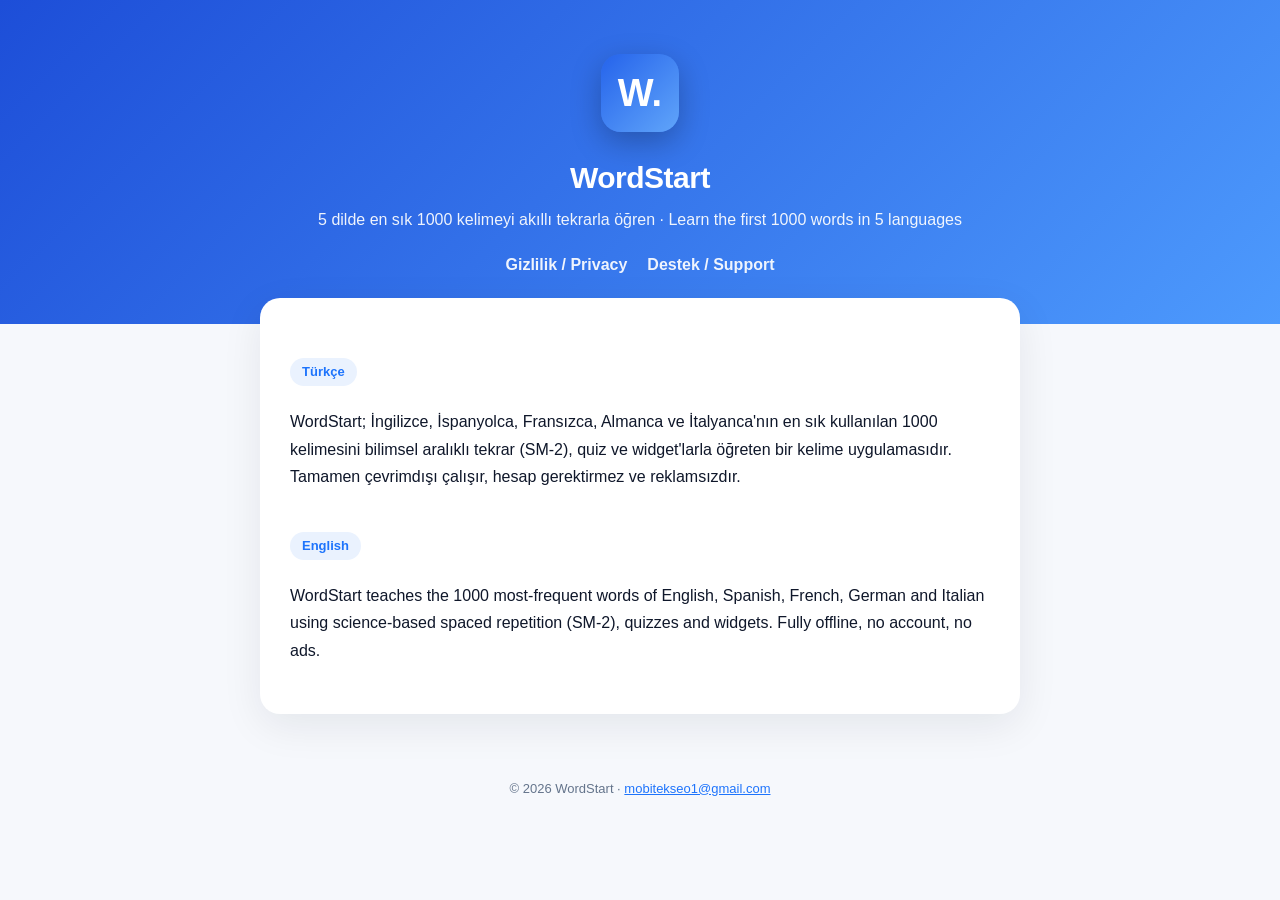
<file: index.html>
<!doctype html><html lang="tr"><head><meta charset="utf-8">
<meta name="viewport" content="width=device-width,initial-scale=1">
<title>WordStart — İlk 1000 Kelime</title><link rel="stylesheet" href="style.css"></head><body>
<div class="hero"><div class="logo">W.</div><h1>WordStart</h1>
<p>5 dilde en sık 1000 kelimeyi akıllı tekrarla öğren · Learn the first 1000 words in 5 languages</p>
<nav><a href="privacy.html">Gizlilik / Privacy</a><a href="support.html">Destek / Support</a></nav></div>
<div class="wrap">
<span class="lang">Türkçe</span>
<p>WordStart; İngilizce, İspanyolca, Fransızca, Almanca ve İtalyanca'nın en sık kullanılan 1000 kelimesini bilimsel aralıklı tekrar (SM-2), quiz ve widget'larla öğreten bir kelime uygulamasıdır. Tamamen çevrimdışı çalışır, hesap gerektirmez ve reklamsızdır.</p>
<span class="lang">English</span>
<p>WordStart teaches the 1000 most-frequent words of English, Spanish, French, German and Italian using science-based spaced repetition (SM-2), quizzes and widgets. Fully offline, no account, no ads.</p>
</div>
<footer>© 2026 WordStart · <a href="mailto:mobitekseo1@gmail.com">mobitekseo1@gmail.com</a></footer>
</body></html>
</file>
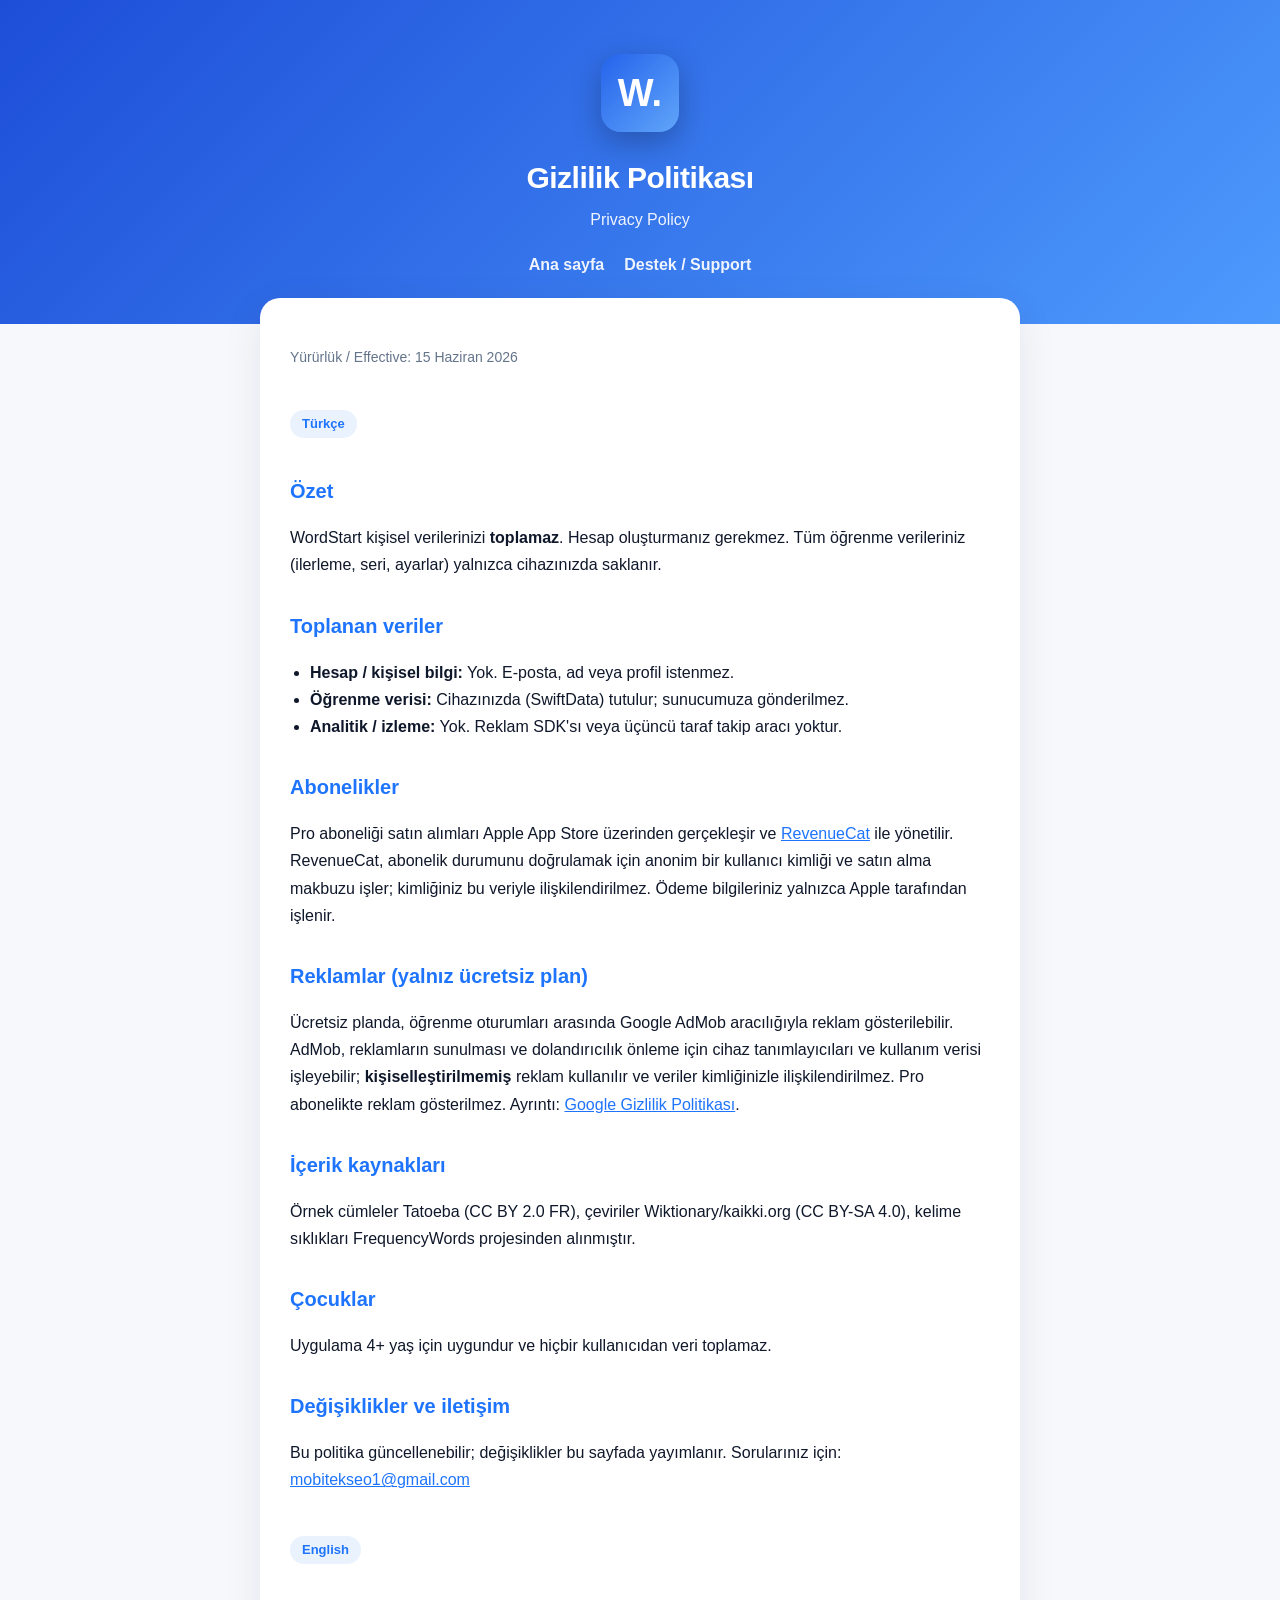
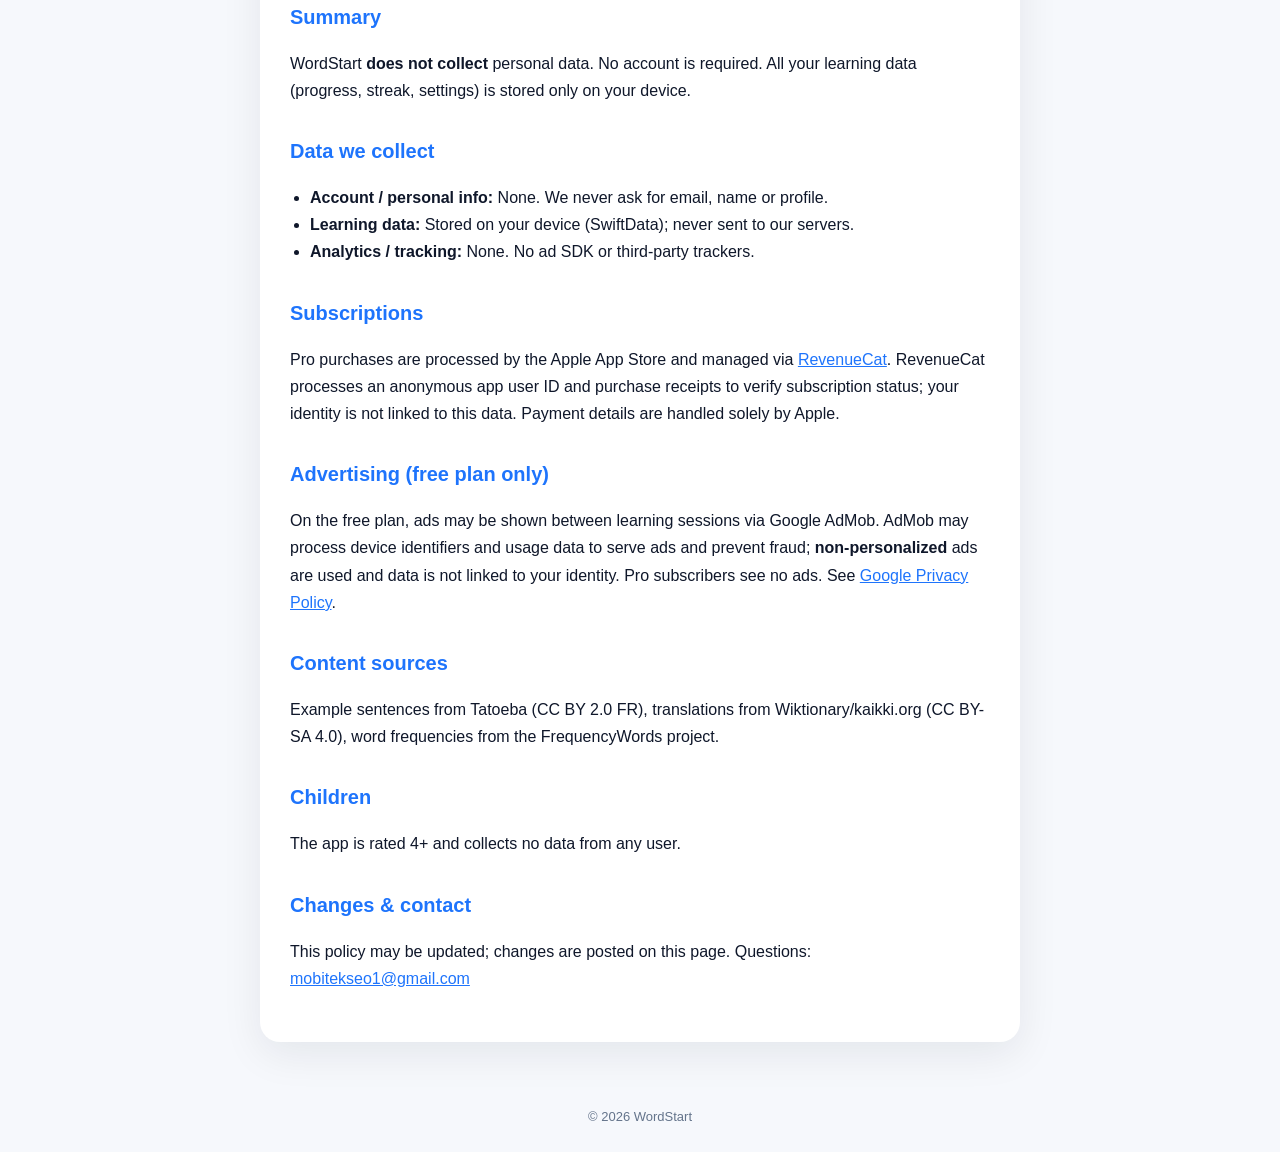
<file: privacy.html>
<!doctype html><html lang="tr"><head><meta charset="utf-8">
<meta name="viewport" content="width=device-width,initial-scale=1">
<title>WordStart — Gizlilik Politikası / Privacy Policy</title><link rel="stylesheet" href="style.css"></head><body>
<div class="hero"><div class="logo">W.</div><h1>Gizlilik Politikası</h1><p>Privacy Policy</p>
<nav><a href="index.html">Ana sayfa</a><a href="support.html">Destek / Support</a></nav></div>
<div class="wrap">
<p class="muted">Yürürlük / Effective: 15 Haziran 2026</p>

<span class="lang">Türkçe</span>
<h2>Özet</h2>
<p>WordStart kişisel verilerinizi <strong>toplamaz</strong>. Hesap oluşturmanız gerekmez. Tüm öğrenme verileriniz (ilerleme, seri, ayarlar) yalnızca cihazınızda saklanır.</p>
<h2>Toplanan veriler</h2>
<ul>
<li><strong>Hesap / kişisel bilgi:</strong> Yok. E-posta, ad veya profil istenmez.</li>
<li><strong>Öğrenme verisi:</strong> Cihazınızda (SwiftData) tutulur; sunucumuza gönderilmez.</li>
<li><strong>Analitik / izleme:</strong> Yok. Reklam SDK'sı veya üçüncü taraf takip aracı yoktur.</li>
</ul>
<h2>Abonelikler</h2>
<p>Pro aboneliği satın alımları Apple App Store üzerinden gerçekleşir ve <a href="https://www.revenuecat.com/privacy">RevenueCat</a> ile yönetilir. RevenueCat, abonelik durumunu doğrulamak için anonim bir kullanıcı kimliği ve satın alma makbuzu işler; kimliğiniz bu veriyle ilişkilendirilmez. Ödeme bilgileriniz yalnızca Apple tarafından işlenir.</p>
<h2>Reklamlar (yalnız ücretsiz plan)</h2>
<p>Ücretsiz planda, öğrenme oturumları arasında Google AdMob aracılığıyla reklam gösterilebilir. AdMob, reklamların sunulması ve dolandırıcılık önleme için cihaz tanımlayıcıları ve kullanım verisi işleyebilir; <strong>kişiselleştirilmemiş</strong> reklam kullanılır ve veriler kimliğinizle ilişkilendirilmez. Pro abonelikte reklam gösterilmez. Ayrıntı: <a href="https://policies.google.com/privacy">Google Gizlilik Politikası</a>.</p>
<h2>İçerik kaynakları</h2>
<p>Örnek cümleler Tatoeba (CC BY 2.0 FR), çeviriler Wiktionary/kaikki.org (CC BY-SA 4.0), kelime sıklıkları FrequencyWords projesinden alınmıştır.</p>
<h2>Çocuklar</h2>
<p>Uygulama 4+ yaş için uygundur ve hiçbir kullanıcıdan veri toplamaz.</p>
<h2>Değişiklikler ve iletişim</h2>
<p>Bu politika güncellenebilir; değişiklikler bu sayfada yayımlanır. Sorularınız için: <a href="mailto:mobitekseo1@gmail.com">mobitekseo1@gmail.com</a></p>

<span class="lang">English</span>
<h2>Summary</h2>
<p>WordStart <strong>does not collect</strong> personal data. No account is required. All your learning data (progress, streak, settings) is stored only on your device.</p>
<h2>Data we collect</h2>
<ul>
<li><strong>Account / personal info:</strong> None. We never ask for email, name or profile.</li>
<li><strong>Learning data:</strong> Stored on your device (SwiftData); never sent to our servers.</li>
<li><strong>Analytics / tracking:</strong> None. No ad SDK or third-party trackers.</li>
</ul>
<h2>Subscriptions</h2>
<p>Pro purchases are processed by the Apple App Store and managed via <a href="https://www.revenuecat.com/privacy">RevenueCat</a>. RevenueCat processes an anonymous app user ID and purchase receipts to verify subscription status; your identity is not linked to this data. Payment details are handled solely by Apple.</p>
<h2>Advertising (free plan only)</h2>
<p>On the free plan, ads may be shown between learning sessions via Google AdMob. AdMob may process device identifiers and usage data to serve ads and prevent fraud; <strong>non-personalized</strong> ads are used and data is not linked to your identity. Pro subscribers see no ads. See <a href="https://policies.google.com/privacy">Google Privacy Policy</a>.</p>
<h2>Content sources</h2>
<p>Example sentences from Tatoeba (CC BY 2.0 FR), translations from Wiktionary/kaikki.org (CC BY-SA 4.0), word frequencies from the FrequencyWords project.</p>
<h2>Children</h2>
<p>The app is rated 4+ and collects no data from any user.</p>
<h2>Changes & contact</h2>
<p>This policy may be updated; changes are posted on this page. Questions: <a href="mailto:mobitekseo1@gmail.com">mobitekseo1@gmail.com</a></p>
</div>
<footer>© 2026 WordStart</footer>
</body></html>
</file>
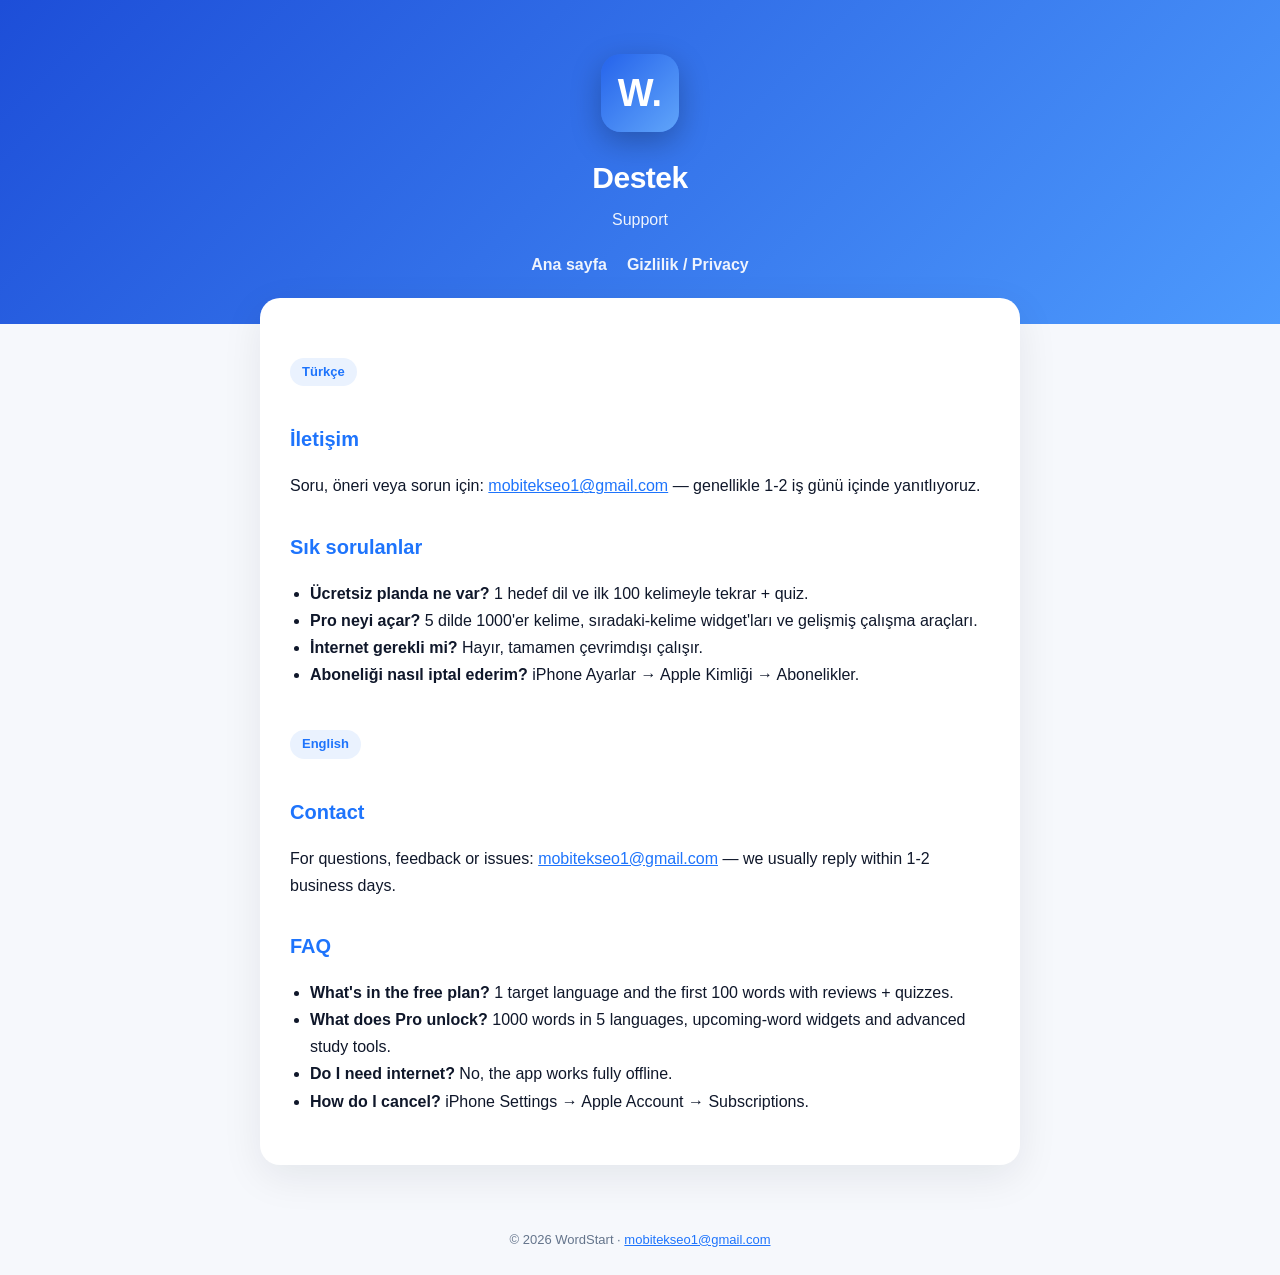
<file: support.html>
<!doctype html><html lang="tr"><head><meta charset="utf-8">
<meta name="viewport" content="width=device-width,initial-scale=1">
<title>WordStart — Destek / Support</title><link rel="stylesheet" href="style.css"></head><body>
<div class="hero"><div class="logo">W.</div><h1>Destek</h1><p>Support</p>
<nav><a href="index.html">Ana sayfa</a><a href="privacy.html">Gizlilik / Privacy</a></nav></div>
<div class="wrap">
<span class="lang">Türkçe</span>
<h2>İletişim</h2>
<p>Soru, öneri veya sorun için: <a href="mailto:mobitekseo1@gmail.com">mobitekseo1@gmail.com</a> — genellikle 1-2 iş günü içinde yanıtlıyoruz.</p>
<h2>Sık sorulanlar</h2>
<ul>
<li><strong>Ücretsiz planda ne var?</strong> 1 hedef dil ve ilk 100 kelimeyle tekrar + quiz.</li>
<li><strong>Pro neyi açar?</strong> 5 dilde 1000'er kelime, sıradaki-kelime widget'ları ve gelişmiş çalışma araçları.</li>
<li><strong>İnternet gerekli mi?</strong> Hayır, tamamen çevrimdışı çalışır.</li>
<li><strong>Aboneliği nasıl iptal ederim?</strong> iPhone Ayarlar → Apple Kimliği → Abonelikler.</li>
</ul>

<span class="lang">English</span>
<h2>Contact</h2>
<p>For questions, feedback or issues: <a href="mailto:mobitekseo1@gmail.com">mobitekseo1@gmail.com</a> — we usually reply within 1-2 business days.</p>
<h2>FAQ</h2>
<ul>
<li><strong>What's in the free plan?</strong> 1 target language and the first 100 words with reviews + quizzes.</li>
<li><strong>What does Pro unlock?</strong> 1000 words in 5 languages, upcoming-word widgets and advanced study tools.</li>
<li><strong>Do I need internet?</strong> No, the app works fully offline.</li>
<li><strong>How do I cancel?</strong> iPhone Settings → Apple Account → Subscriptions.</li>
</ul>
</div>
<footer>© 2026 WordStart · <a href="mailto:mobitekseo1@gmail.com">mobitekseo1@gmail.com</a></footer>
</body></html>
</file>
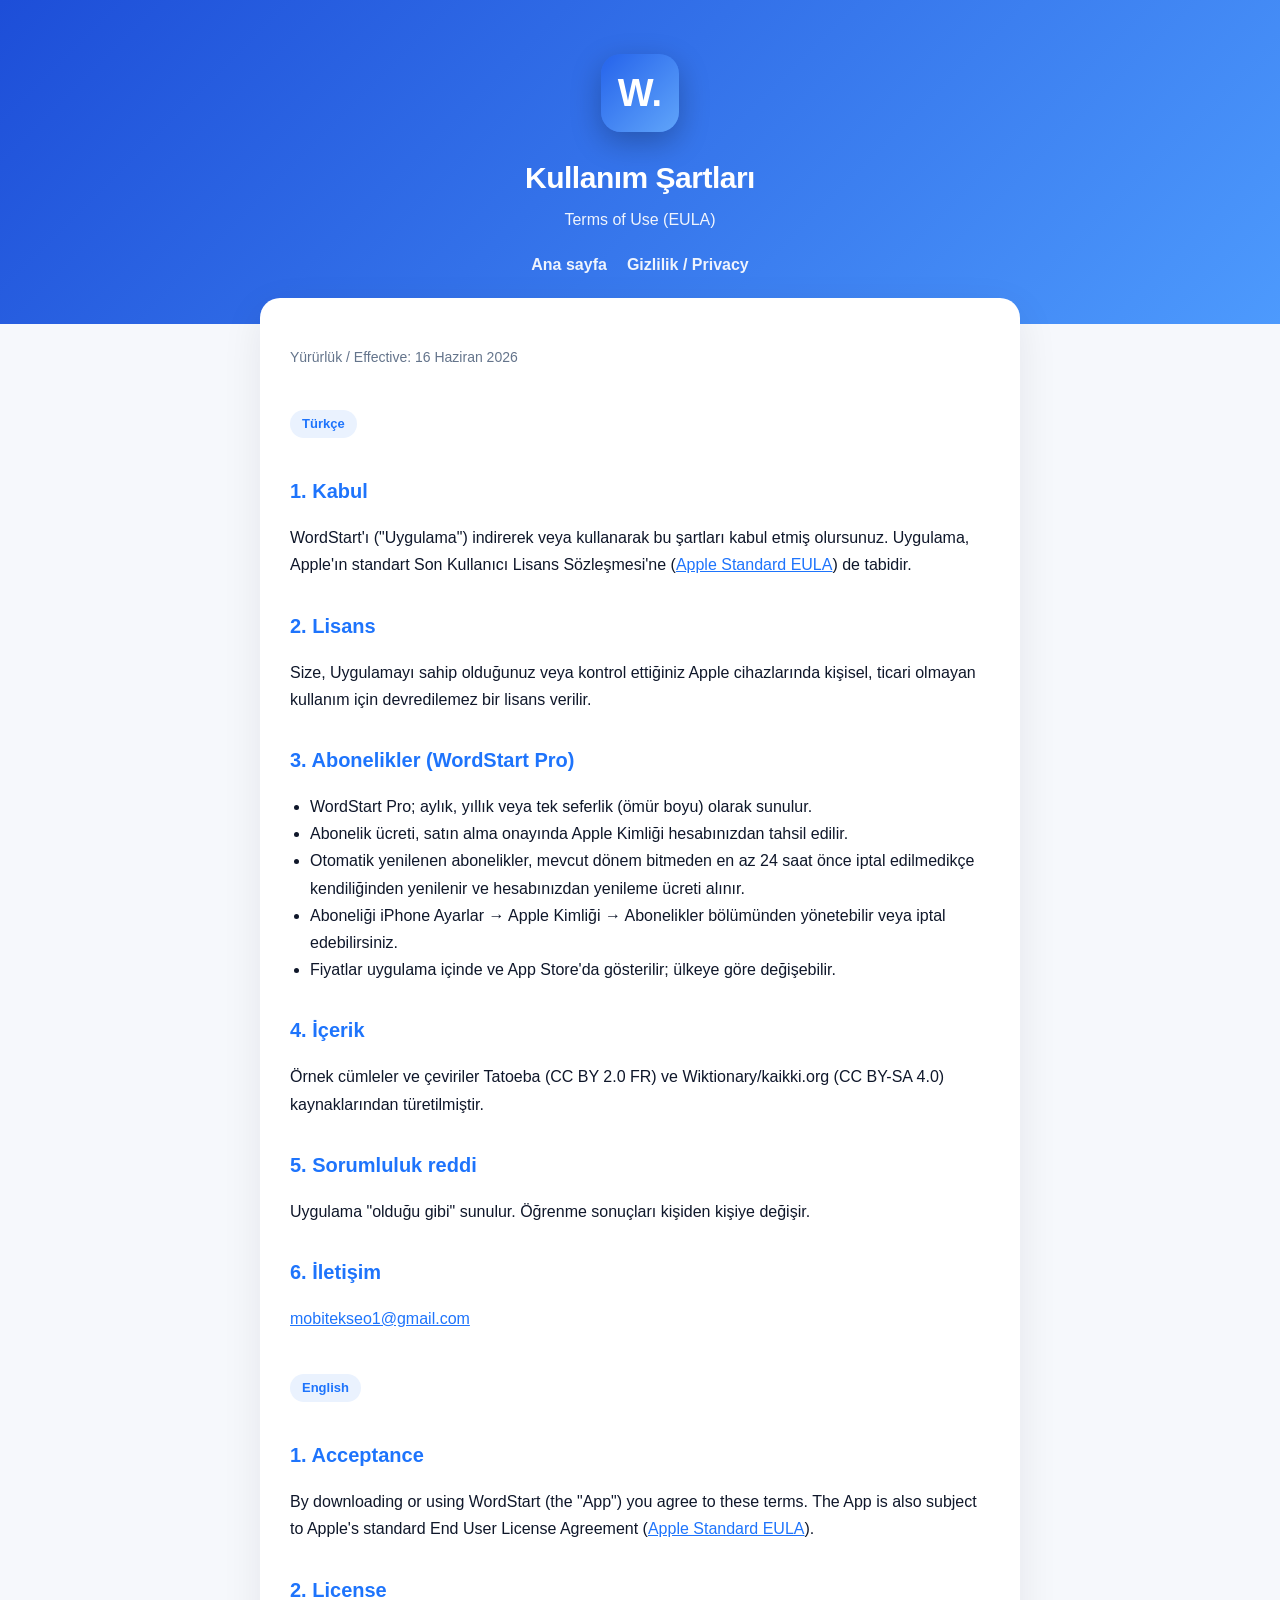
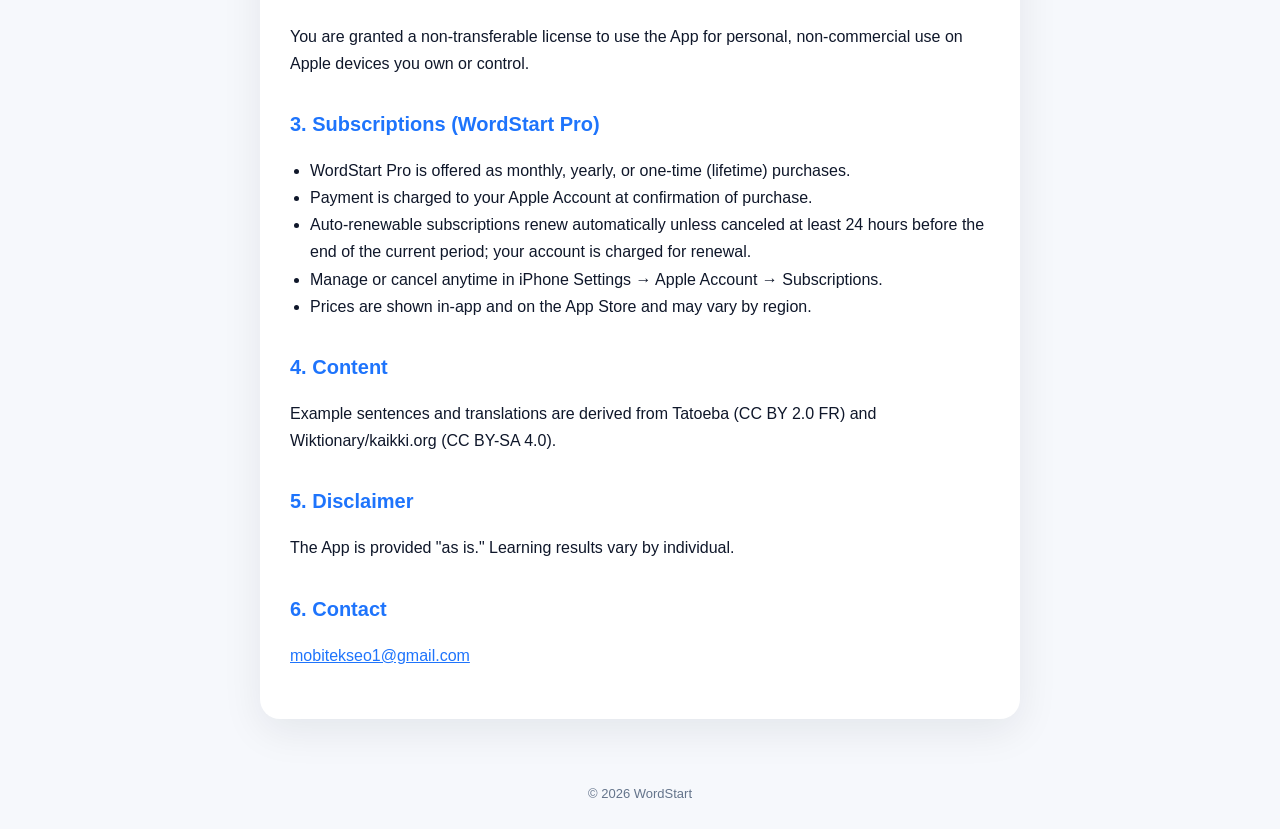
<file: terms.html>
<!doctype html><html lang="tr"><head><meta charset="utf-8">
<meta name="viewport" content="width=device-width,initial-scale=1">
<title>WordStart — Kullanım Şartları / Terms of Use (EULA)</title><link rel="stylesheet" href="style.css"></head><body>
<div class="hero"><div class="logo">W.</div><h1>Kullanım Şartları</h1><p>Terms of Use (EULA)</p>
<nav><a href="index.html">Ana sayfa</a><a href="privacy.html">Gizlilik / Privacy</a></nav></div>
<div class="wrap">
<p class="muted">Yürürlük / Effective: 16 Haziran 2026</p>

<span class="lang">Türkçe</span>
<h2>1. Kabul</h2>
<p>WordStart'ı ("Uygulama") indirerek veya kullanarak bu şartları kabul etmiş olursunuz. Uygulama, Apple'ın standart Son Kullanıcı Lisans Sözleşmesi'ne (<a href="https://www.apple.com/legal/internet-services/itunes/dev/stdeula/">Apple Standard EULA</a>) de tabidir.</p>
<h2>2. Lisans</h2>
<p>Size, Uygulamayı sahip olduğunuz veya kontrol ettiğiniz Apple cihazlarında kişisel, ticari olmayan kullanım için devredilemez bir lisans verilir.</p>
<h2>3. Abonelikler (WordStart Pro)</h2>
<ul>
<li>WordStart Pro; aylık, yıllık veya tek seferlik (ömür boyu) olarak sunulur.</li>
<li>Abonelik ücreti, satın alma onayında Apple Kimliği hesabınızdan tahsil edilir.</li>
<li>Otomatik yenilenen abonelikler, mevcut dönem bitmeden en az 24 saat önce iptal edilmedikçe kendiliğinden yenilenir ve hesabınızdan yenileme ücreti alınır.</li>
<li>Aboneliği iPhone Ayarlar → Apple Kimliği → Abonelikler bölümünden yönetebilir veya iptal edebilirsiniz.</li>
<li>Fiyatlar uygulama içinde ve App Store'da gösterilir; ülkeye göre değişebilir.</li>
</ul>
<h2>4. İçerik</h2>
<p>Örnek cümleler ve çeviriler Tatoeba (CC BY 2.0 FR) ve Wiktionary/kaikki.org (CC BY-SA 4.0) kaynaklarından türetilmiştir.</p>
<h2>5. Sorumluluk reddi</h2>
<p>Uygulama "olduğu gibi" sunulur. Öğrenme sonuçları kişiden kişiye değişir.</p>
<h2>6. İletişim</h2>
<p><a href="mailto:mobitekseo1@gmail.com">mobitekseo1@gmail.com</a></p>

<span class="lang">English</span>
<h2>1. Acceptance</h2>
<p>By downloading or using WordStart (the "App") you agree to these terms. The App is also subject to Apple's standard End User License Agreement (<a href="https://www.apple.com/legal/internet-services/itunes/dev/stdeula/">Apple Standard EULA</a>).</p>
<h2>2. License</h2>
<p>You are granted a non-transferable license to use the App for personal, non-commercial use on Apple devices you own or control.</p>
<h2>3. Subscriptions (WordStart Pro)</h2>
<ul>
<li>WordStart Pro is offered as monthly, yearly, or one-time (lifetime) purchases.</li>
<li>Payment is charged to your Apple Account at confirmation of purchase.</li>
<li>Auto-renewable subscriptions renew automatically unless canceled at least 24 hours before the end of the current period; your account is charged for renewal.</li>
<li>Manage or cancel anytime in iPhone Settings → Apple Account → Subscriptions.</li>
<li>Prices are shown in-app and on the App Store and may vary by region.</li>
</ul>
<h2>4. Content</h2>
<p>Example sentences and translations are derived from Tatoeba (CC BY 2.0 FR) and Wiktionary/kaikki.org (CC BY-SA 4.0).</p>
<h2>5. Disclaimer</h2>
<p>The App is provided "as is." Learning results vary by individual.</p>
<h2>6. Contact</h2>
<p><a href="mailto:mobitekseo1@gmail.com">mobitekseo1@gmail.com</a></p>
</div>
<footer>© 2026 WordStart</footer>
</body></html>
</file>
<file: style.css>
:root{--blue:#1E74FC;--blue2:#4D9AFD;--ink:#0f172a;--muted:#64748b;--bg:#f6f8fc}
*{box-sizing:border-box}
body{margin:0;font:16px/1.7 -apple-system,BlinkMacSystemFont,"Segoe UI",Roboto,sans-serif;color:var(--ink);background:var(--bg)}
.hero{background:linear-gradient(135deg,#1d4ed8,#4d9afd);color:#fff;padding:54px 22px 46px;text-align:center}
.hero .logo{width:78px;height:78px;border-radius:20px;background:linear-gradient(135deg,#2563eb,#60a5fa);display:inline-flex;align-items:center;justify-content:center;font-weight:800;font-size:38px;box-shadow:0 10px 30px rgba(0,0,0,.25);margin-bottom:14px}
.hero h1{margin:.2em 0 .1em;font-size:30px;letter-spacing:-.5px}
.hero p{margin:0;opacity:.92}
.wrap{max-width:760px;margin:-26px auto 40px;background:#fff;border-radius:20px;padding:34px 30px;box-shadow:0 12px 40px rgba(15,23,42,.08)}
h2{font-size:20px;margin:30px 0 8px;color:var(--blue)}
h2:first-child{margin-top:0}
.lang{display:inline-block;font-size:13px;font-weight:700;color:var(--blue);background:#eaf2fe;padding:3px 12px;border-radius:999px;margin:26px 0 6px}
a{color:var(--blue)}
.muted{color:var(--muted);font-size:14px}
ul{padding-left:20px}
nav{margin-top:18px}
nav a{display:inline-block;margin:0 10px;color:#fff;font-weight:600;text-decoration:none;opacity:.92}
footer{text-align:center;color:var(--muted);font-size:13px;padding:24px}
</file>
